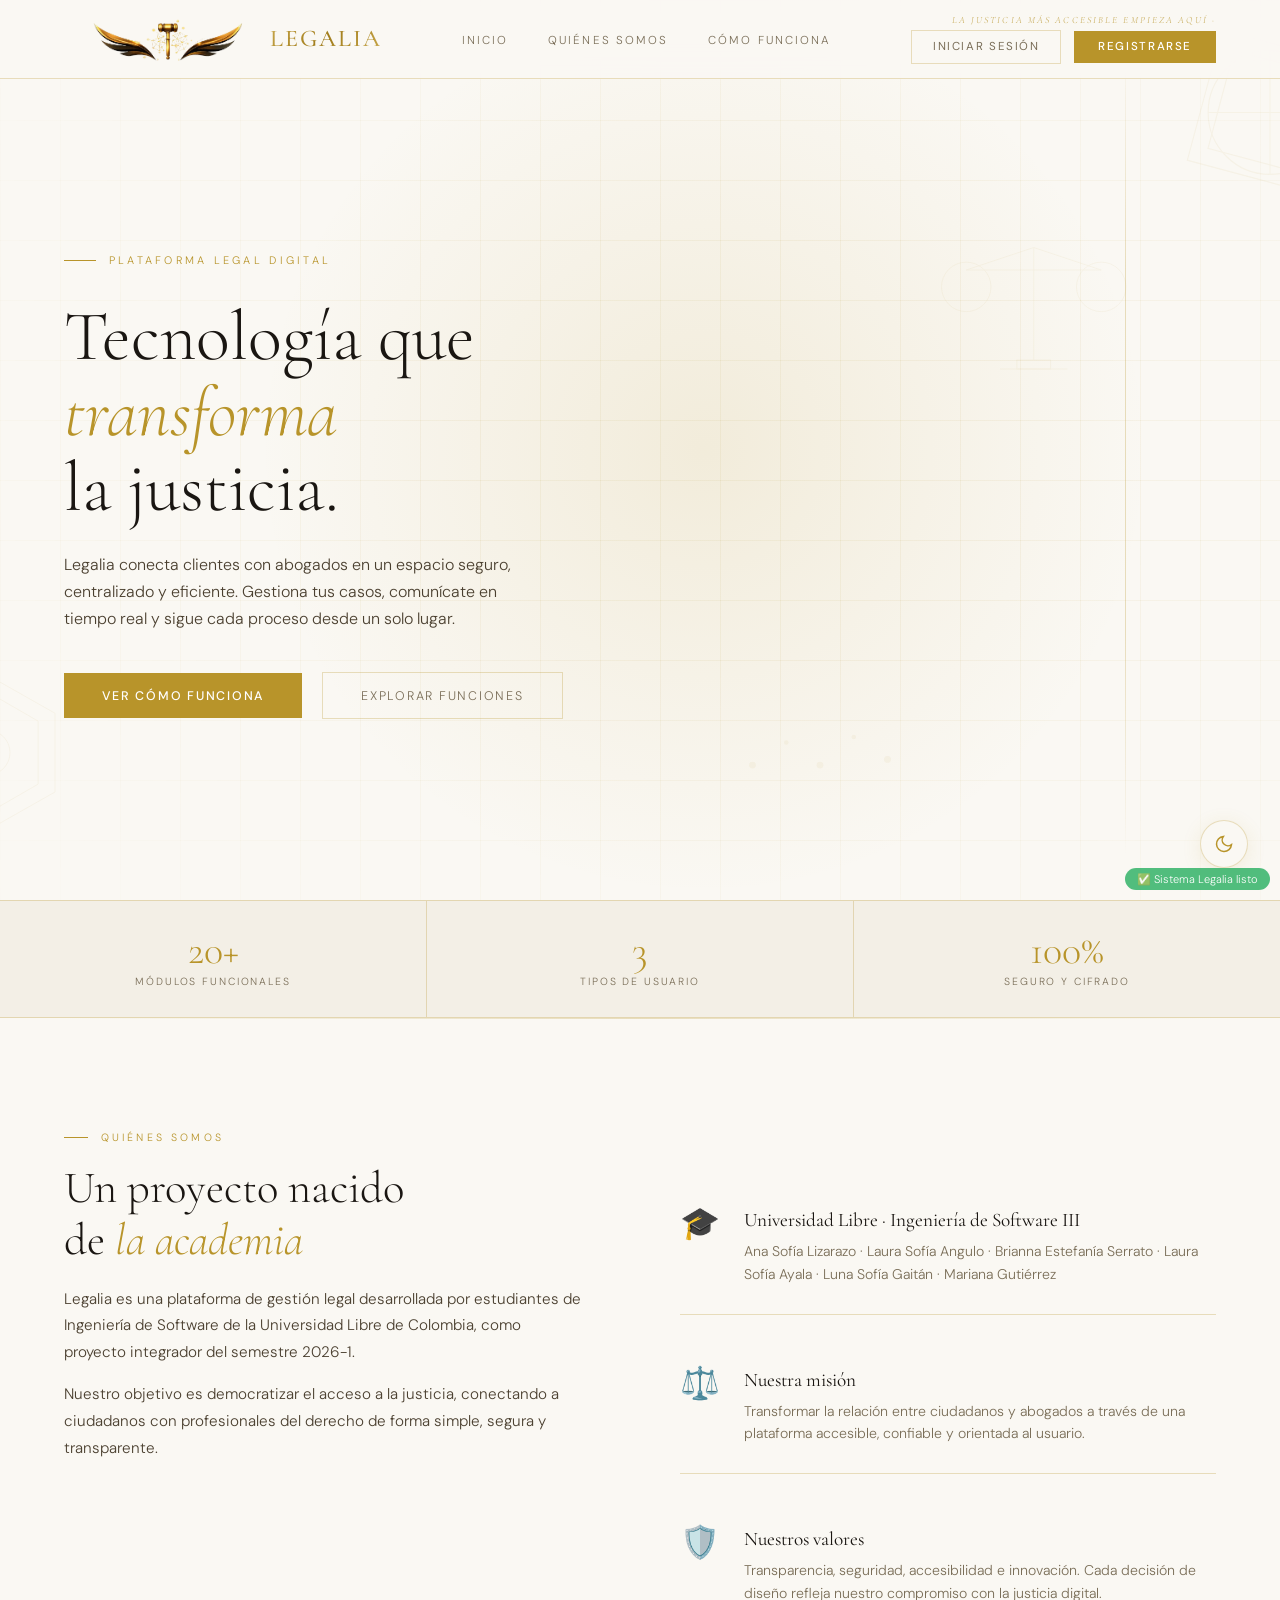
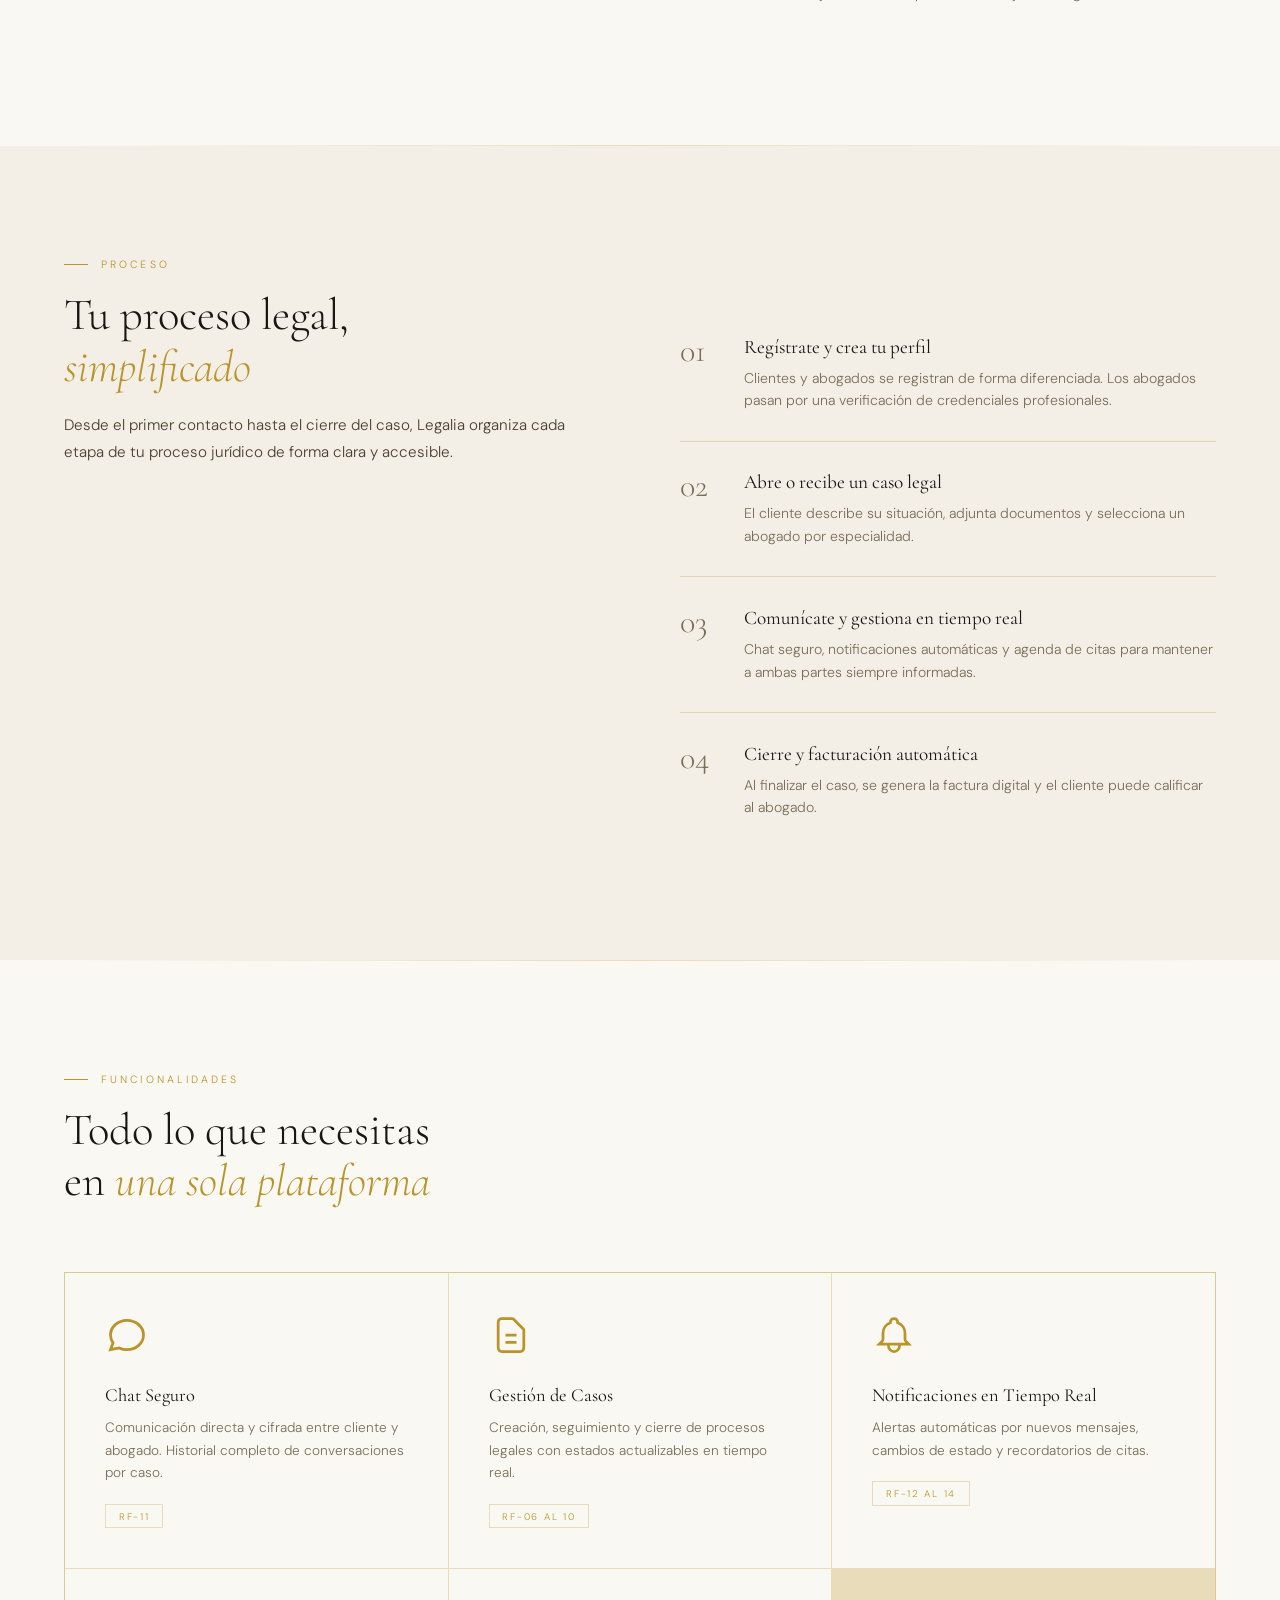
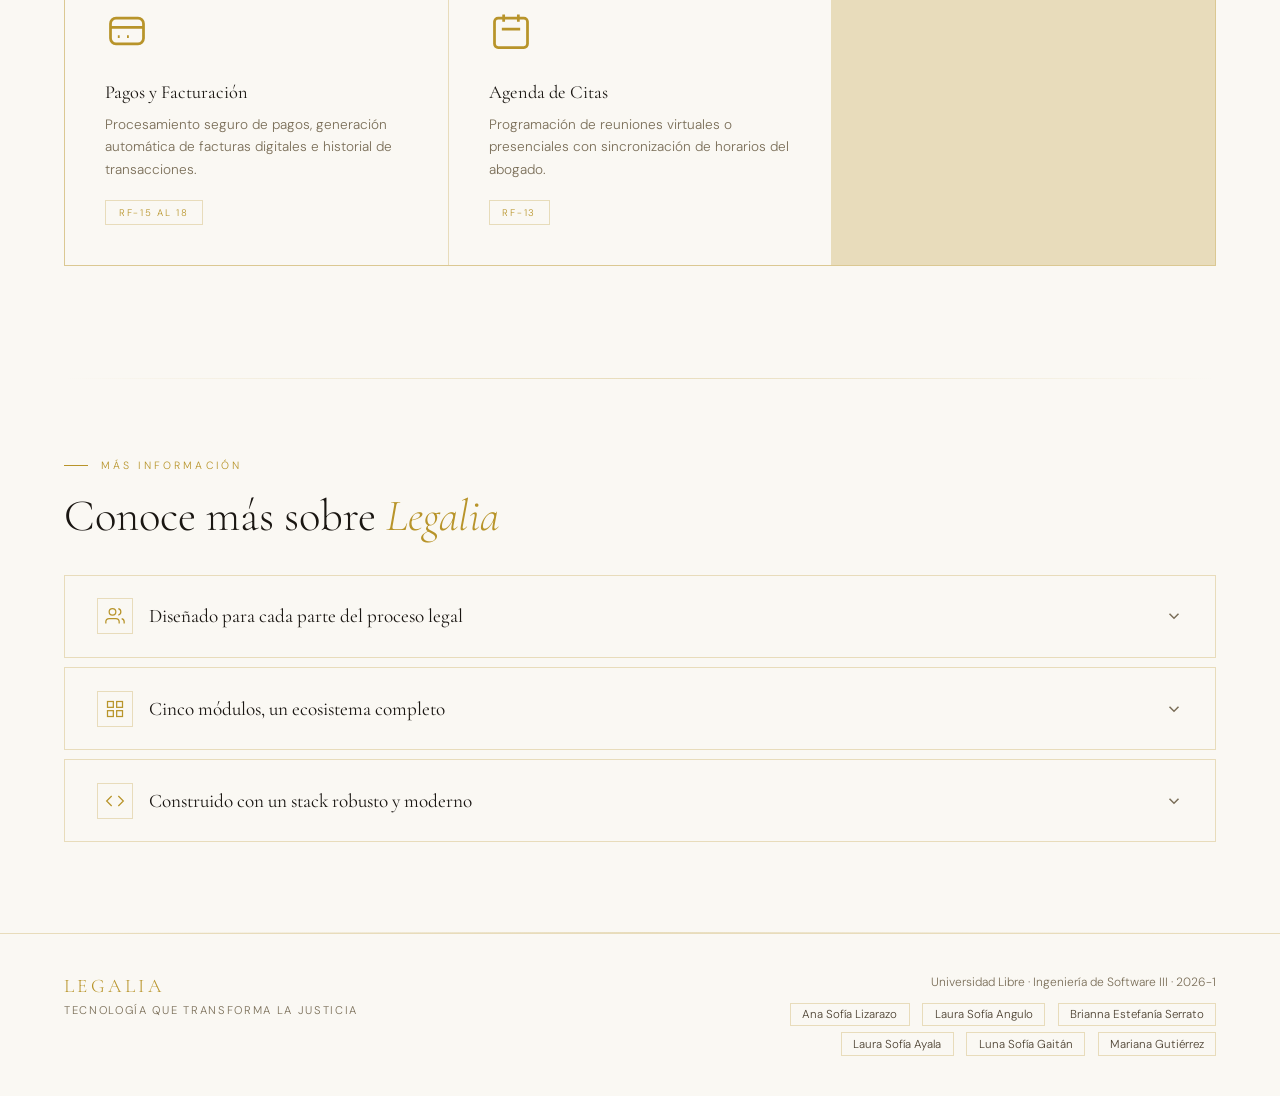
<file: index.html>
<!DOCTYPE html>
<html lang="es" data-theme="light">
<head>
  <meta charset="UTF-8"/>
  <meta name="viewport" content="width=device-width, initial-scale=1.0"/>
  <title>Legalia | Tecnología que transforma la justicia</title>
  <meta name="description" content="Legalia es una plataforma legal digital que conecta clientes con abogados. Gestión de casos, chat seguro, pagos integrados y seguimiento en tiempo real.">
  <meta name="keywords" content="abogados, plataforma legal, gestión de casos, justicia digital, asesoría legal">
  <meta name="author" content="Equipo Legalia - Universidad Libre">
  <meta property="og:title" content="Legalia - Tecnología que transforma la justicia">
  <meta property="og:description" content="Plataforma legal digital para clientes y abogados. Gestiona tus casos, comunícate en tiempo real.">
  <meta property="og:type" content="website">
  <link rel="icon" type="image/png" href="assets/images/logolegalia.png">
  <link href="https://fonts.googleapis.com/css2?family=Cormorant+Garamond:ital,wght@0,300;0,400;0,600;1,300;1,400&family=DM+Sans:ital,wght@0,300;0,400;0,500;1,300&display=swap" rel="stylesheet"/>
  <link rel="stylesheet" href="css/styles.css"/>
</head>
<body>

<nav>
  <a href="#" class="logo-container" style="text-decoration: none;">
    <div class="logo-icon">
      <img src="assets/images/logolegalia.png" alt="Legalia - Ir al inicio" style="height: 52px; width: auto; display: block;">
    </div>
    <span class="logo-legalia">LEGALIA</span>
  </a>

  <ul class="nav-links">
    <li><a href="#">Inicio</a></li>
    <li><a href="#quienes-somos">Quiénes somos</a></li>
    <li><a href="#como-funciona">Cómo funciona</a></li>
  </ul>

  <div class="nav-right">
    <span class="nav-frase">La justicia más accesible empieza aquí&nbsp;·</span>
    <div class="nav-actions">
      <button class="btn-ghost" onclick="openModal('login')">Iniciar sesión</button>
      <button class="btn-gold" onclick="openModal('register')">Registrarse</button>
    </div>
  </div>
</nav>

<section class="hero">
  <div class="hero-glow"></div>
  <div class="hero-grid"></div>
  <div class="hero-line-v"></div>
  <div class="deco-layer" aria-hidden="true">
    <svg width="100%" height="100%" viewBox="0 0 1400 800" preserveAspectRatio="xMidYMid slice" xmlns="http://www.w3.org/2000/svg">
      <g opacity="var(--deco-opacity)" stroke="var(--gold)" fill="none" stroke-width="1">
        <rect x="1200" y="40" width="120" height="120" transform="rotate(15 1260 100)"/>
        <rect x="1215" y="55" width="90" height="90" transform="rotate(15 1260 100)"/>
        <circle cx="1260" cy="100" r="55"/>
        <line x1="1205" y1="100" x2="1315" y2="100"/>
        <line x1="1260" y1="45" x2="1260" y2="155"/>
      </g>
      <g opacity="var(--deco-opacity)" stroke="var(--gold)" fill="none" stroke-width=".8" transform="translate(950,200)">
        <line x1="100" y1="20" x2="100" y2="120"/>
        <line x1="40" y1="40" x2="160" y2="40"/>
        <circle cx="40" cy="55" r="22"/>
        <circle cx="160" cy="55" r="22"/>
        <line x1="100" y1="20" x2="40" y2="40"/>
        <line x1="100" y1="20" x2="160" y2="40"/>
        <rect x="85" y="120" width="30" height="8"/>
        <line x1="70" y1="128" x2="130" y2="128"/>
      </g>
      <g opacity="var(--deco-opacity)" stroke="var(--gold)" fill="none" stroke-width=".8" transform="translate(60,600)">
        <polygon points="60,0 120,34 120,104 60,138 0,104 0,34"/>
        <polygon points="60,15 105,41 105,97 60,123 15,97 15,41"/>
        <circle cx="60" cy="69" r="20"/>
      </g>
      <g fill="var(--gold)" opacity="var(--deco-opacity)">
        <circle cx="800" cy="680" r="3"/>
        <circle cx="830" cy="660" r="2"/>
        <circle cx="860" cy="680" r="3"/>
        <circle cx="890" cy="655" r="2"/>
        <circle cx="920" cy="675" r="3"/>
      </g>
    </svg>
  </div>
  <div class="hero-inner">
    <div class="hero-content">
      <div class="eyebrow">Plataforma Legal Digital</div>
      <h1>Tecnología que<br/><em>transforma</em><br/>la justicia.</h1>
      <p class="hero-desc">Legalia conecta clientes con abogados en un espacio seguro, centralizado y eficiente. Gestiona tus casos, comunícate en tiempo real y sigue cada proceso desde un solo lugar.</p>
      <div class="hero-actions">
        <a href="#como-funciona" class="btn-primary">Ver cómo funciona</a>
        <a href="#funcionalidades" class="btn-outline">Explorar funciones</a>
      </div>
    </div>
  </div>
</section>

<div class="stats-strip">
  <div class="stat-item"><div class="stat-num">20+</div><div class="stat-label">Módulos funcionales</div></div>
  <div class="stat-item"><div class="stat-num">3</div><div class="stat-label">Tipos de usuario</div></div>
  <div class="stat-item"><div class="stat-num">100%</div><div class="stat-label">Seguro y cifrado</div></div>
</div>
<div class="divider"></div>

<section id="quienes-somos">
  <div class="how-inner reveal">
    <div>
      <div class="section-tag">Quiénes somos</div>
      <h2>Un proyecto nacido<br/>de <em>la academia</em></h2>
      <p class="section-desc">Legalia es una plataforma de gestión legal desarrollada por estudiantes de Ingeniería de Software de la Universidad Libre de Colombia, como proyecto integrador del semestre 2026-1.</p>
      <p class="section-desc" style="margin-top:1rem;">Nuestro objetivo es democratizar el acceso a la justicia, conectando a ciudadanos con profesionales del derecho de forma simple, segura y transparente.</p>
    </div>
    <div style="display:flex;flex-direction:column;gap:1.5rem;margin-top:3rem;">
      <div class="step" style="border-color:var(--gold-border);"><span class="step-num">🎓</span><div class="step-content"><h3>Universidad Libre · Ingeniería de Software III</h3><p>Ana Sofía Lizarazo · Laura Sofía Angulo · Brianna Estefanía Serrato · Laura Sofía Ayala · Luna Sofía Gaitán · Mariana Gutiérrez</p></div></div>
      <div class="step" style="border-color:var(--gold-border);"><span class="step-num">⚖️</span><div class="step-content"><h3>Nuestra misión</h3><p>Transformar la relación entre ciudadanos y abogados a través de una plataforma accesible, confiable y orientada al usuario.</p></div></div>
      <div class="step" style="border-color:var(--gold-border);"><span class="step-num">🛡️</span><div class="step-content"><h3>Nuestros valores</h3><p>Transparencia, seguridad, accesibilidad e innovación. Cada decisión de diseño refleja nuestro compromiso con la justicia digital.</p></div></div>
    </div>
  </div>
</section>
<div class="divider"></div>

<section class="how" id="como-funciona">
  <div class="how-inner">
    <div class="reveal"><div class="section-tag">Proceso</div><h2>Tu proceso legal,<br/><em>simplificado</em></h2><p class="section-desc">Desde el primer contacto hasta el cierre del caso, Legalia organiza cada etapa de tu proceso jurídico de forma clara y accesible.</p></div>
    <div class="how-steps reveal">
      <div class="step"><span class="step-num">01</span><div class="step-content"><h3>Regístrate y crea tu perfil</h3><p>Clientes y abogados se registran de forma diferenciada. Los abogados pasan por una verificación de credenciales profesionales.</p></div></div>
      <div class="step"><span class="step-num">02</span><div class="step-content"><h3>Abre o recibe un caso legal</h3><p>El cliente describe su situación, adjunta documentos y selecciona un abogado por especialidad.</p></div></div>
      <div class="step"><span class="step-num">03</span><div class="step-content"><h3>Comunícate y gestiona en tiempo real</h3><p>Chat seguro, notificaciones automáticas y agenda de citas para mantener a ambas partes siempre informadas.</p></div></div>
      <div class="step"><span class="step-num">04</span><div class="step-content"><h3>Cierre y facturación automática</h3><p>Al finalizar el caso, se genera la factura digital y el cliente puede calificar al abogado.</p></div></div>
    </div>
  </div>
</section>
<div class="divider"></div>

<section id="funcionalidades">
  <div class="reveal"><div class="section-tag">Funcionalidades</div><h2>Todo lo que necesitas<br/>en <em>una sola plataforma</em></h2></div>
  <div class="features-grid">
    <div class="feature-card reveal"><svg class="feature-icon" viewBox="0 0 24 24" fill="none" stroke="currentColor" stroke-width="1.5"><path d="M8 12h.01M12 12h.01M16 12h.01M21 12c0 4.418-4.03 8-9 8a9.863 9.863 0 01-4.255-.949L3 20l1.395-3.72C3.512 15.042 3 13.574 3 12c0-4.418 4.03-8 9-8s9 3.582 9 8z"/></svg><h3>Chat Seguro</h3><p>Comunicación directa y cifrada entre cliente y abogado. Historial completo de conversaciones por caso.</p><span class="feature-tag">RF-11</span></div>
    <div class="feature-card reveal"><svg class="feature-icon" viewBox="0 0 24 24" fill="none" stroke="currentColor" stroke-width="1.5"><path d="M9 12h6m-6 4h6m2 5H7a2 2 0 01-2-2V5a2 2 0 012-2h5.586a1 1 0 01.707.293l5.414 5.414a1 1 0 01.293.707V19a2 2 0 01-2 2z"/></svg><h3>Gestión de Casos</h3><p>Creación, seguimiento y cierre de procesos legales con estados actualizables en tiempo real.</p><span class="feature-tag">RF-06 al 10</span></div>
    <div class="feature-card reveal"><svg class="feature-icon" viewBox="0 0 24 24" fill="none" stroke="currentColor" stroke-width="1.5"><path d="M15 17h5l-1.405-1.405A2.032 2.032 0 0118 14.158V11a6.002 6.002 0 00-4-5.659V5a2 2 0 10-4 0v.341C7.67 6.165 6 8.388 6 11v3.159c0 .538-.214 1.055-.595 1.436L4 17h5m6 0v1a3 3 0 11-6 0v-1m6 0H9"/></svg><h3>Notificaciones en Tiempo Real</h3><p>Alertas automáticas por nuevos mensajes, cambios de estado y recordatorios de citas.</p><span class="feature-tag">RF-12 al 14</span></div>
    <div class="feature-card reveal"><svg class="feature-icon" viewBox="0 0 24 24" fill="none" stroke="currentColor" stroke-width="1.5"><path d="M3 10h18M7 15h1m4 0h1m-7 4h12a3 3 0 003-3V8a3 3 0 00-3-3H6a3 3 0 00-3 3v8a3 3 0 003 3z"/></svg><h3>Pagos y Facturación</h3><p>Procesamiento seguro de pagos, generación automática de facturas digitales e historial de transacciones.</p><span class="feature-tag">RF-15 al 18</span></div>
    <div class="feature-card reveal"><svg class="feature-icon" viewBox="0 0 24 24" fill="none" stroke="currentColor" stroke-width="1.5"><path d="M8 7V3m8 4V3m-9 8h10M5 21h14a2 2 0 002-2V7a2 2 0 00-2-2H5a2 2 0 00-2 2v12a2 2 0 002 2z"/></svg><h3>Agenda de Citas</h3><p>Programación de reuniones virtuales o presenciales con sincronización de horarios del abogado.</p><span class="feature-tag">RF-13</span></div>
    <div class="feature-card reveal"><svg class="feature-icon" viewBox="0 0 24 24" fill="none" stroke="currentColor" stroke-width="1.5"><path d="M9 19v-6a2 2 0 00-2-2H5a2 2 0 00-2 2v6a2 2 0 002 2h2a2 2 0 002-2zm0 0V9a2 2 0 012-2h2a2 2 0 012 2v10m-6 0a2 2 0 002 2h2a2 2 0 002-2m0 0V5a2 2 0 012-2h2a2 2 0 012 2v14a2 2 0 01-2 2h-2a2 2 0 01-2-2z"/></svg><h3>Panel de Administración</h3><p>Gestión centralizada de usuarios, casos, estadísticas de uso y control total de la plataforma.</p><span class="feature-tag">RF-19 al 20</span></div>
  </div>
</section>
<div class="divider"></div>

<section id="mas-info" style="padding:5rem 5vw;">
  <div class="reveal" style="margin-bottom:2rem;"><div class="section-tag">Más información</div><h2>Conoce más sobre <em>Legalia</em></h2></div>
  <div class="accordion reveal">
    <div class="accordion-item">
      <button class="accordion-btn" onclick="toggleAccordion(this)">
        <span class="accordion-label"><span class="accordion-icon-wrap"><svg width="20" height="20" viewBox="0 0 24 24" fill="none" stroke="currentColor" stroke-width="1.5"><path d="M17 21v-2a4 4 0 00-4-4H5a4 4 0 00-4 4v2"/><circle cx="9" cy="7" r="4"/><path d="M23 21v-2a4 4 0 00-3-3.87M16 3.13a4 4 0 010 7.75"/></svg></span>Diseñado para cada parte del proceso legal</span>
        <svg class="accordion-chevron" width="18" height="18" viewBox="0 0 24 24" fill="none" stroke="currentColor" stroke-width="2"><polyline points="6 9 12 15 18 9"/></svg>
      </button>
      <div class="accordion-body">
        <div class="roles-grid" style="margin-top:1.5rem;">
          <div class="role-card"><span class="role-badge">Cliente</span><h3>Para quien necesita asesoría</h3><ul class="role-list"><li>Registrarse y crear un perfil personal</li><li>Buscar abogados por especialidad o ubicación</li><li>Abrir y hacer seguimiento de casos legales</li><li>Comunicarse directamente con su abogado</li><li>Programar citas y gestionar documentos</li><li>Realizar pagos y consultar historial de facturas</li><li>Calificar al abogado al cerrar el caso</li></ul></div>
          <div class="role-card"><span class="role-badge">Abogado</span><h3>Para quien brinda el servicio</h3><ul class="role-list"><li>Registrarse con verificación de credenciales</li><li>Gestionar su portafolio de casos activos</li><li>Actualizar el estado y avances del proceso</li><li>Comunicarse de forma segura con clientes</li><li>Gestionar agenda de citas y disponibilidad</li><li>Subir y organizar documentos del expediente</li><li>Generar reportes detallados por caso</li></ul></div>
          <div class="role-card"><span class="role-badge">Administrador</span><h3>Para quien gestiona la plataforma</h3><ul class="role-list"><li>Verificar y activar cuentas de abogados</li><li>Supervisar todos los casos registrados</li><li>Gestionar usuarios y controlar accesos</li><li>Generar estadísticas de uso de la plataforma</li><li>Monitorear transacciones y facturación</li><li>Administrar reportes generales del sistema</li></ul></div>
        </div>
      </div>
    </div>
    <div class="accordion-item">
      <button class="accordion-btn" onclick="toggleAccordion(this)">
        <span class="accordion-label"><span class="accordion-icon-wrap"><svg width="20" height="20" viewBox="0 0 24 24" fill="none" stroke="currentColor" stroke-width="1.5"><rect x="3" y="3" width="7" height="7"/><rect x="14" y="3" width="7" height="7"/><rect x="3" y="14" width="7" height="7"/><rect x="14" y="14" width="7" height="7"/></svg></span>Cinco módulos, un ecosistema completo</span>
        <svg class="accordion-chevron" width="18" height="18" viewBox="0 0 24 24" fill="none" stroke="currentColor" stroke-width="2"><polyline points="6 9 12 15 18 9"/></svg>
      </button>
      <div class="accordion-body">
        <div class="modules-grid" style="margin-top:1.5rem;">
          <div class="module-item"><div class="module-num">01</div><div class="module-name">Gestión de Usuarios</div></div>
          <div class="module-item"><div class="module-num">02</div><div class="module-name">Casos y Procesos Legales</div></div>
          <div class="module-item"><div class="module-num">03</div><div class="module-name">Comunicación y Notificaciones</div></div>
          <div class="module-item"><div class="module-num">04</div><div class="module-name">Pagos y Facturación</div></div>
          <div class="module-item"><div class="module-num">05</div><div class="module-name">Administración del Sistema</div></div>
        </div>
      </div>
    </div>
    <div class="accordion-item">
      <button class="accordion-btn" onclick="toggleAccordion(this)">
        <span class="accordion-label"><span class="accordion-icon-wrap"><svg width="20" height="20" viewBox="0 0 24 24" fill="none" stroke="currentColor" stroke-width="1.5"><polyline points="16 18 22 12 16 6"/><polyline points="8 6 2 12 8 18"/></svg></span>Construido con un stack robusto y moderno</span>
        <svg class="accordion-chevron" width="18" height="18" viewBox="0 0 24 24" fill="none" stroke="currentColor" stroke-width="2"><polyline points="6 9 12 15 18 9"/></svg>
      </button>
      <div class="accordion-body">
        <p style="font-size:.9rem;color:var(--text-muted);margin:1.2rem 0 1.5rem;line-height:1.7;">Arquitectura de tres capas: presentación, lógica de negocio y datos. Escalable, seguro y mantenible.</p>
        <table class="stack-table">
          <thead><tr><th>Componente</th><th>Tecnología</th><th>Función</th></tr></thead>
          <tbody>
            <tr><td>Lenguaje de programación</td><td>Python</td><td>Lógica del sistema y procesamiento del servidor</td></tr>
            <tr><td>Framework Backend</td><td>Flask</td><td>Rutas, autenticación y lógica de negocio</td></tr>
            <tr><td>Frontend</td><td>HTML · CSS · JavaScript</td><td>Interfaz de usuario accesible y responsiva</td></tr>
            <tr><td>Base de Datos</td><td>PostgreSQL / MySQL</td><td>Almacenamiento seguro de información legal</td></tr>
            <tr><td>Control de Versiones</td><td>Git + GitHub</td><td>Trabajo colaborativo y seguimiento de cambios</td></tr>
            <tr><td>Editor de Código</td><td>Visual Studio Code</td><td>Entorno de desarrollo integrado</td></tr>
            <tr><td>Pasarela de Pagos</td><td>API de pagos</td><td>Procesamiento seguro de transacciones</td></tr>
            <tr><td>Notificaciones</td><td>Servicios de correo</td><td>Alertas, recordatorios y confirmaciones</td></tr>
          </tbody>
        </table>
      </div>
    </div>
  </div>
</section>
<div class="divider"></div>

<footer>
  <div class="footer-left">
    <a href="#" style="text-decoration: none;">
      <div class="footer-logo">LEGALIA</div>
      <div class="footer-slogan">Tecnología que transforma la justicia</div>
    </a>
  </div>
  <div class="footer-center">
    <div class="footer-uni">Universidad Libre · Ingeniería de Software III · 2026-1</div>
    <div class="footer-team"><span>Ana Sofía Lizarazo</span><span>Laura Sofía Angulo</span><span>Brianna Estefanía Serrato</span><span>Laura Sofía Ayala</span><span>Luna Sofía Gaitán</span><span>Mariana Gutiérrez</span></div>
  </div>
</footer>

<!-- MODALES -->
<div class="modal-overlay" id="loginModal">
  <div class="modal">
    <button class="modal-close" onclick="closeModal('loginModal')">✕</button>
    <div class="modal-tag">¿Cómo quieres ingresar a Legalia?</div>
    <h2>Iniciar sesión</h2>
    <p class="modal-sub">Accede a tu cuenta de Legalia para continuar.</p>
    <div class="modal-tabs">
      <button class="modal-tab active" onclick="setLoginType('cliente',this)">Cliente</button>
      <button class="modal-tab" onclick="setLoginType('abogado',this)">Abogado</button>
      <button class="modal-tab" onclick="setLoginType('admin',this)">Administrador</button>
    </div>
    <div class="form-field"><label>Correo electrónico</label><input type="email" id="loginEmail" placeholder="tucorreo@ejemplo.com"/></div>
    <div class="form-field"><label>Contraseña</label><input type="password" id="loginPassword" placeholder="••••••••"/></div>
    <div style="text-align:right;margin-bottom:.5rem;"><button style="background:none;border:none;font-size:.78rem;color:var(--gold);cursor:pointer;font-family:inherit;">¿Olvidaste tu contraseña?</button></div>
    <button class="modal-submit" onclick="doLogin()">Iniciar sesión</button>
    <p class="modal-footer-text">¿No tienes cuenta? <button onclick="closeModal('loginModal');openModal('register')">Regístrate aquí</button></p>
  </div>
</div>

<div class="modal-overlay" id="registerModal">
  <div class="modal">
    <button class="modal-close" onclick="closeModal('registerModal')">✕</button>
    <div class="modal-tag">Crea tu cuenta</div>
    <h2>Registrarse</h2>
    <p class="modal-sub">Únete a Legalia y transforma tu acceso a la justicia.</p>
    <div class="user-type-selector">
      <button class="user-type-btn active" id="reg-cliente" onclick="setRegType('cliente')">Cliente</button>
      <button class="user-type-btn" id="reg-abogado" onclick="setRegType('abogado')">Abogado</button>
    </div>
    <div class="form-row">
      <div class="form-field"><label>Nombre</label><input type="text" id="regNombre" placeholder="Tu nombre"/></div>
      <div class="form-field"><label>Apellido</label><input type="text" id="regApellido" placeholder="Tu apellido"/></div>
    </div>
    <div class="form-field"><label>Correo electrónico</label><input type="email" id="regEmail" placeholder="tucorreo@ejemplo.com"/></div>
    <div class="form-field"><label>Contraseña</label><input type="password" id="regPassword" placeholder="Mínimo 8 caracteres"/></div>
    <div id="lawyer-fields" style="display:none;">
      <div class="form-field"><label>Tarjeta profesional</label><input type="text" id="regTarjeta" placeholder="Número de tarjeta profesional"/></div>
      <div class="form-field"><label>Especialidad</label><select id="regEspecialidad"><option value="">Selecciona tu especialidad</option><option>Derecho Civil</option><option>Derecho Penal</option><option>Derecho Laboral</option><option>Derecho Comercial</option><option>Derecho de Familia</option><option>Derecho Administrativo</option></select></div>
    </div>
    <button class="modal-submit" onclick="doRegister()">Crear cuenta</button>
    <p class="modal-footer-text">¿Ya tienes cuenta? <button onclick="closeModal('registerModal');openModal('login')">Inicia sesión</button></p>
  </div>
</div>

<button class="theme-toggle-float" id="themeToggle" title="Cambiar tema">
  <svg class="icon-sun" viewBox="0 0 24 24" fill="none" stroke="currentColor" stroke-width="1.8"><circle cx="12" cy="12" r="5"/><path d="M12 2v2M12 20v2M4.22 4.22l1.42 1.42M18.36 18.36l1.42 1.42M2 12h2M20 12h2M4.22 19.78l1.42-1.42M18.36 5.64l1.42-1.42"/></svg>
  <svg class="icon-moon" viewBox="0 0 24 24" fill="none" stroke="currentColor" stroke-width="1.8"><path d="M21 12.79A9 9 0 1111.21 3a7 7 0 009.79 9.79z"/></svg>
</button>

<div class="modal-overlay" id="dashboardOverlay" style="align-items:flex-start;padding:0;">
  <div style="width:100%;min-height:100vh;background:var(--bg);overflow-y:auto;">
    <div style="display:flex;align-items:center;justify-content:space-between;padding:1rem 5vw;border-bottom:1px solid var(--gold-border);background:var(--nav-bg);backdrop-filter:blur(18px);position:sticky;top:0;z-index:10;">
      <div style="display:flex;align-items:center;gap:1rem;">
        <span style="font-family:'Cormorant Garamond',serif;font-size:1.4rem;color:var(--gold);letter-spacing:.2em;">LEGALIA</span>
        <span id="dash-badge" style="font-size:.62rem;letter-spacing:.15em;text-transform:uppercase;color:#fff;padding:.25rem .75rem;border-radius:2px;">Cliente</span>
      </div>
      <div style="display:flex;align-items:center;gap:1.5rem;">
        <span style="font-size:.8rem;color:var(--text-muted);">Hola, <strong id="dash-name" style="color:var(--text);"></strong></span>
        <button onclick="closeDashboard()" style="background:none;border:1px solid var(--gold-border);color:var(--text-muted);cursor:pointer;padding:.4rem 1rem;font-family:'DM Sans',sans-serif;font-size:.72rem;letter-spacing:.12em;text-transform:uppercase;">Cerrar sesión</button>
      </div>
    </div>
    <div style="padding:4rem 5vw 2rem;border-bottom:1px solid var(--gold-border);">
      <div style="font-size:.66rem;letter-spacing:.3em;text-transform:uppercase;color:var(--gold);display:flex;align-items:center;gap:.8rem;margin-bottom:1rem;">
        <span style="display:block;width:24px;height:1px;background:var(--gold);"></span>Tu espacio en Legalia
      </div>
      <h2 id="dash-welcome" style="font-family:'Cormorant Garamond',serif;font-size:clamp(1.8rem,3vw,2.8rem);font-weight:300;color:var(--white);margin-bottom:.8rem;"></h2>
      <p id="dash-desc" style="font-size:.95rem;color:var(--text-muted);max-width:560px;line-height:1.7;"></p>
    </div>
    <div style="padding:3rem 5vw 5rem;">
      <div id="dash-grid" style="display:grid;grid-template-columns:repeat(auto-fill,minmax(280px,1fr));gap:1.5rem;"></div>
    </div>
  </div>
</div>

<div id="chatOverlay" style="display:none;position:fixed;inset:0;z-index:2000;background:var(--bg);flex-direction:column;">
  <div id="chat-header" style="display:flex;align-items:center;justify-content:space-between;padding:.9rem 1.5rem;border-bottom:1px solid var(--gold-border);background:var(--nav-bg);backdrop-filter:blur(18px);flex-shrink:0;">
    <div style="display:flex;align-items:center;gap:1rem;">
      <button onclick="closeChat()" style="background:none;border:none;color:var(--gold);cursor:pointer;font-size:1.1rem;">←</button>
      <div id="chat-avatar" style="width:38px;height:38px;border-radius:50%;background:var(--gold-dim);border:1px solid var(--gold-border);display:flex;align-items:center;justify-content:center;font-size:1.1rem;">🤖</div>
      <div>
        <div id="chat-who" style="font-family:'Cormorant Garamond',serif;font-size:1rem;font-weight:400;color:var(--text);">Asistente Legal Legalia</div>
        <div id="chat-status" style="font-size:.68rem;letter-spacing:.1em;color:var(--gold);text-transform:uppercase;">● En línea · Respuesta automática</div>
      </div>
    </div>
    <div id="chat-assign-badge" style="display:none;font-size:.65rem;letter-spacing:.15em;text-transform:uppercase;padding:.3rem .9rem;background:var(--gold-dim);border:1px solid var(--gold-border);color:var(--gold);">Abogado asignado</div>
  </div>
  <div id="chat-messages" style="flex:1;overflow-y:auto;padding:1.5rem;display:flex;flex-direction:column;gap:1rem;"></div>
  <div id="chat-typing" style="display:none;padding:.3rem 1.5rem 0;font-size:.78rem;color:var(--text-muted);font-style:italic;"></div>
  <div style="padding:1rem 1.5rem;border-top:1px solid var(--gold-border);background:var(--bg2);display:flex;gap:.8rem;align-items:flex-end;">
    <textarea id="chat-input" placeholder="Escribe tu mensaje…" rows="1" style="flex:1;background:var(--bg);border:1px solid var(--gold-border);color:var(--text);font-family:'DM Sans',sans-serif;font-size:.9rem;padding:.7rem 1rem;resize:none;outline:none;max-height:120px;line-height:1.5;"></textarea>
    <button onclick="sendMsg()" style="background:var(--gold);color:#fff;border:none;padding:.7rem 1.3rem;cursor:pointer;font-family:'DM Sans',sans-serif;font-size:.78rem;letter-spacing:.12em;text-transform:uppercase;">Enviar</button>
  </div>
</div>

<script src="js/utils.js"></script>
<script src="js/database.js"></script>
<script src="js/main.js"></script>
<script src="js/auth.js"></script>
<script src="js/dashboard.js"></script>
<script src="js/chat.js"></script>

<script>
  async function inicializarSistema() {
    console.log('📦 Inicializando Legalia...');
    
    let intentos = 0;
    while (!window.db && intentos < 20) {
      await new Promise(r => setTimeout(r, 100));
      intentos++;
    }
    
    if (!window.db || !window.db.iniciar) {
      console.error('❌ Error: window.db no está disponible');
      const errorMsg = document.createElement('div');
      errorMsg.textContent = '⚠️ Error al conectar con la base de datos. Recarga la página.';
      errorMsg.style.cssText = 'position:fixed;top:0;left:0;right:0;background:#c62828;color:white;text-align:center;padding:10px;z-index:10000';
      document.body.appendChild(errorMsg);
      return;
    }
    
    try {
      await window.db.iniciar();
      console.log('✅ Base de datos lista');
      const indicator = document.createElement('div');
      indicator.textContent = '✅ Sistema Legalia listo';
      indicator.style.cssText = 'position:fixed;bottom:10px;right:10px;background:#27ae60;color:white;padding:4px 12px;border-radius:20px;font-size:11px;z-index:9999;opacity:0.8';
      document.body.appendChild(indicator);
      setTimeout(() => indicator.remove(), 3000);
    } catch (error) {
      console.error('❌ Error al inicializar:', error);
    }
  }
  
  document.addEventListener('DOMContentLoaded', inicializarSistema);
</script>
</body>
</html>
</file>
<file: css/styles.css>
*,*::before,*::after{box-sizing:border-box;margin:0;padding:0}
:root,[data-theme="light"]{--bg:#faf8f3;--bg2:#f3efe6;--bg3:#ede8db;--gold:#b8942a;--gold2:#d4aa3a;--gold-dim:rgba(184,148,42,0.10);--gold-border:rgba(184,148,42,0.28);--text:#1a1612;--text-muted:#7a6e58;--text-mid:#4a3f2f;--white:#1a1612;--nav-bg:rgba(250,248,243,0.90);--card-bg:#faf8f3;--card-hover:#f3efe6;--shadow:rgba(184,148,42,0.12);--hero-glow:rgba(184,148,42,0.12);--grid-line:rgba(184,148,42,0.07);--deco-opacity:0.06;--scrollbar-bg:#f3efe6;--success:#2e7d32;--success-bg:rgba(46,125,50,0.1);--error:#c62828;--error-bg:rgba(198,40,40,0.1);--warning:#ed6c02;--warning-bg:rgba(237,108,2,0.1)}
[data-theme="dark"]{--bg:#0e0c09;--bg2:#151210;--bg3:#1c1812;--gold:#c9a84c;--gold2:#e2c272;--gold-dim:rgba(201,168,76,0.15);--gold-border:rgba(201,168,76,0.25);--text:#f0e8d8;--text-muted:#8a7e68;--text-mid:#c4b89a;--white:#fdf8ef;--nav-bg:rgba(14,12,9,0.88);--card-bg:#0e0c09;--card-hover:#1c1812;--shadow:rgba(0,0,0,0.4);--hero-glow:rgba(201,168,76,0.08);--grid-line:rgba(201,168,76,0.04);--deco-opacity:0.055;--scrollbar-bg:#0e0c09;--success:#4caf50;--success-bg:rgba(76,175,80,0.15);--error:#f44336;--error-bg:rgba(244,67,54,0.15);--warning:#ff9800;--warning-bg:rgba(255,152,0,0.15)}
html{scroll-behavior:smooth}
body{background:var(--bg);color:var(--text);font-family:'DM Sans',sans-serif;font-weight:300;overflow-x:hidden;transition:background .4s ease,color .4s ease}
::-webkit-scrollbar{width:4px}::-webkit-scrollbar-track{background:var(--scrollbar-bg)}::-webkit-scrollbar-thumb{background:var(--gold-border);border-radius:2px}
.icon-sun{display:none}.icon-moon{display:block}[data-theme="dark"] .icon-sun{display:block}[data-theme="dark"] .icon-moon{display:none}
nav{position:fixed;top:0;left:0;right:0;z-index:100;display:flex;align-items:center;justify-content:space-between;padding:0.8rem 5vw;background:var(--nav-bg);backdrop-filter:blur(18px);border-bottom:1px solid var(--gold-border);animation:fadeDown .7s ease both;transition:background .4s ease,border-color .4s ease}
.logo-container{display:flex;align-items:center;gap:0;text-decoration:none;cursor:pointer;transition:opacity .3s ease}
.logo-container:hover{opacity:0.85}
.logo-icon{display:flex;align-items:center;margin:0;padding:0}
.logo-icon img{height:52px;width:auto;display:block;margin:0;padding:0;background:transparent;mix-blend-mode:multiply;transition:all .3s ease}
[data-theme="light"] .logo-icon img{mix-blend-mode:multiply}
[data-theme="dark"] .logo-icon img{mix-blend-mode:screen;filter:brightness(3.5) contrast(1.0)}
.logo-legalia{font-family:'Cormorant Garamond',Georgia,serif;font-size:1.5rem;font-weight:500;letter-spacing:2px;margin:0;padding:0;margin-left:-2px;background:linear-gradient(135deg,#d4af37 0%,#b8942a 40%,#8b6914 60%,#d4af37 100%);-webkit-background-clip:text;background-clip:text;color:transparent;transition:all .3s ease}
.logo-container:hover .logo-legalia{letter-spacing:3px}
[data-theme="dark"] .logo-legalia{background:linear-gradient(135deg,#f2d86a 0%,#d4af37 40%,#b8942a 70%,#f2d86a 100%);-webkit-background-clip:text;background-clip:text;text-shadow:0 0 8px rgba(212,175,55,.4)}
[data-theme="light"] .logo-legalia{background:linear-gradient(135deg,#c9a84c 0%,#a07c1a 50%,#c9a84c 100%);-webkit-background-clip:text;background-clip:text}
.nav-right{display:flex;flex-direction:column;align-items:flex-end;gap:0.25rem}
.nav-frase{font-size:.6rem;letter-spacing:.22em;text-transform:uppercase;color:var(--gold);opacity:.85;font-family:'Cormorant Garamond',serif;font-style:italic;white-space:nowrap}
.nav-actions{display:flex;gap:.8rem;align-items:center}
.nav-links{display:flex;gap:2.5rem;list-style:none}
.nav-links a{font-size:.72rem;letter-spacing:.18em;text-transform:uppercase;color:var(--text-muted);text-decoration:none;transition:color .3s}
.nav-links a:hover{color:var(--gold)}
.btn-ghost{font-size:.72rem;letter-spacing:.14em;text-transform:uppercase;padding:.52rem 1.3rem;border:1px solid var(--gold-border);color:var(--text-muted);text-decoration:none;transition:all .3s;cursor:pointer;background:none;font-family:'DM Sans',sans-serif}
.btn-ghost:hover{border-color:var(--gold);color:var(--gold)}
.btn-gold{font-size:.72rem;letter-spacing:.14em;text-transform:uppercase;padding:.52rem 1.5rem;background:var(--gold);color:#fff;text-decoration:none;transition:all .3s;cursor:pointer;border:none;font-family:'DM Sans',sans-serif;font-weight:500}
.btn-gold:hover{background:var(--gold2)}
.deco-layer{position:absolute;inset:0;pointer-events:none;overflow:hidden}
.hero{min-height:100vh;display:flex;align-items:center;padding:9rem 5vw 5rem;position:relative;overflow:hidden}
.hero-glow{position:absolute;width:900px;height:900px;border-radius:50%;background:radial-gradient(circle,var(--hero-glow) 0%,transparent 70%);top:50%;left:55%;transform:translate(-50%,-50%);pointer-events:none;transition:background .4s}
.hero-grid{position:absolute;inset:0;background-image:linear-gradient(var(--grid-line) 1px,transparent 1px),linear-gradient(90deg,var(--grid-line) 1px,transparent 1px);background-size:60px 60px;mask-image:radial-gradient(ellipse 80% 80% at 60% 50%,black 30%,transparent 100%);transition:background-image .4s}
.hero-line-v{position:absolute;right:12%;top:0;bottom:0;width:1px;background:linear-gradient(to bottom,transparent 5%,var(--gold-border) 30%,var(--gold-border) 70%,transparent 95%);animation:lineGrow 1.4s ease .4s both;transition:background .4s}
.hero-inner{position:relative;width:100%;display:flex;flex-direction:column;gap:3.5rem}
.hero-content{max-width:600px}
.eyebrow{display:inline-flex;align-items:center;gap:.8rem;font-size:.68rem;letter-spacing:.3em;text-transform:uppercase;color:var(--gold);margin-bottom:2rem;animation:fadeUp .7s ease .2s both}
.eyebrow::before{content:'';display:block;width:32px;height:1px;background:var(--gold)}
h1{font-family:'Cormorant Garamond',serif;font-size:clamp(3rem,5.5vw,5rem);font-weight:300;line-height:1.07;color:var(--white);margin-bottom:1.6rem;animation:fadeUp .7s ease .35s both;transition:color .4s}
h1 em{font-style:italic;color:var(--gold)}
.hero-desc{font-size:1rem;line-height:1.7;color:var(--text-mid);max-width:480px;margin-bottom:2.5rem;animation:fadeUp .7s ease .5s both;transition:color .4s}
.hero-actions{display:flex;align-items:center;gap:1.2rem;animation:fadeUp .7s ease .65s both;flex-wrap:wrap}
.stats-strip{display:flex;border-top:1px solid var(--gold-border);border-bottom:1px solid var(--gold-border);background:var(--bg2);transition:background .4s,border-color .4s;animation:fadeUp .7s ease .8s both}
.stat-item{flex:1;padding:1.8rem 2rem;text-align:center;border-right:1px solid var(--gold-border);transition:background .3s,border-color .4s}
.stat-item:last-child{border-right:none}
.stat-item:hover{background:var(--gold-dim)}
.stat-num{font-family:'Cormorant Garamond',serif;font-size:2.5rem;font-weight:300;color:var(--gold);line-height:1}
.stat-label{font-size:.65rem;letter-spacing:.18em;text-transform:uppercase;color:var(--text-muted);margin-top:.35rem;transition:color .4s}
section{padding:7rem 5vw}
.section-tag{font-size:.66rem;letter-spacing:.3em;text-transform:uppercase;color:var(--gold);margin-bottom:1.2rem;display:flex;align-items:center;gap:.8rem}
.section-tag::before{content:'';display:block;width:24px;height:1px;background:var(--gold)}
h2{font-family:'Cormorant Garamond',serif;font-size:clamp(2rem,3.5vw,3.2rem);font-weight:300;line-height:1.15;color:var(--white);margin-bottom:1.2rem;transition:color .4s}
h2 em{font-style:italic;color:var(--gold)}
.section-desc{font-size:.95rem;line-height:1.75;color:var(--text-mid);max-width:520px;transition:color .4s}
.divider{height:1px;background:linear-gradient(to right,transparent,var(--gold-border),transparent);margin:0 5vw;transition:background .4s}
.how{background:var(--bg2);transition:background .4s}
.how-inner{display:grid;grid-template-columns:1fr 1fr;gap:5rem;align-items:start}
.how-steps{margin-top:3rem}
.step{display:flex;gap:1.5rem;padding:1.8rem 0;border-bottom:1px solid var(--gold-border);transition:all .3s}
.step:last-child{border-bottom:none}
.step:hover .step-num{color:var(--gold)}
.step-num{font-family:'Cormorant Garamond',serif;font-size:2rem;font-weight:300;color:var(--text-muted);line-height:1;min-width:2.5rem;transition:color .3s}
.step-content h3{font-family:'Cormorant Garamond',serif;font-size:1.2rem;font-weight:400;color:var(--text);margin-bottom:.5rem;transition:color .4s}
.step-content p{font-size:.88rem;line-height:1.6;color:var(--text-muted);transition:color .4s}
.features-grid{display:grid;grid-template-columns:repeat(3,1fr);gap:1px;background:var(--gold-border);border:1px solid var(--gold-border);margin-top:4rem;transition:background .4s,border-color .4s}
.feature-card{background:var(--card-bg);padding:2.5rem;transition:background .3s,transform .3s;position:relative;overflow:hidden}
.feature-card:hover{background:var(--card-hover);transform:translateY(-4px)}
.feature-card:hover .feature-icon{transform:scale(1.1)}
.feature-icon{width:44px;height:44px;margin-bottom:1.4rem;color:var(--gold);transition:transform .3s}
.feature-card h3{font-family:'Cormorant Garamond',serif;font-size:1.15rem;font-weight:400;color:var(--text);margin-bottom:.7rem;transition:color .4s}
.feature-card p{font-size:.85rem;line-height:1.65;color:var(--text-muted);transition:color .4s}
.feature-tag{display:inline-block;font-size:.6rem;letter-spacing:.18em;text-transform:uppercase;padding:.3rem .8rem;border:1px solid var(--gold-border);color:var(--gold);margin-top:1.2rem}
.roles-grid{display:grid;grid-template-columns:repeat(3,1fr);gap:2rem}
.role-card{border:1px solid var(--gold-border);padding:2.5rem;position:relative;transition:border-color .3s,transform .3s,background .4s;cursor:default;background:var(--card-bg)}
.role-card:hover{border-color:var(--gold);transform:translateY(-4px)}
.role-badge{font-size:.62rem;letter-spacing:.2em;text-transform:uppercase;color:#fff;background:var(--gold);padding:.3rem .9rem;margin-bottom:1.5rem;display:inline-block}
.role-card h3{font-family:'Cormorant Garamond',serif;font-size:1.5rem;font-weight:300;color:var(--white);margin-bottom:1rem;transition:color .4s}
.role-list{list-style:none}
.role-list li{font-size:.85rem;line-height:1.6;color:var(--text-muted);padding:.4rem 0;border-bottom:1px solid rgba(184,148,42,0.08);display:flex;align-items:flex-start;gap:.7rem;transition:color .4s}
.role-list li::before{content:'—';color:var(--gold);flex-shrink:0}
.modules-grid{display:grid;grid-template-columns:repeat(5,1fr);gap:1.5rem;margin-top:4rem}
.module-item{padding:1.8rem 1.4rem;border:1px solid rgba(184,148,42,0.15);text-align:center;transition:all .3s;background:var(--card-bg)}
.module-item:hover{border-color:var(--gold);background:var(--gold-dim);transform:translateY(-3px)}
.module-num{font-family:'Cormorant Garamond',serif;font-size:2rem;color:var(--gold);opacity:.5;line-height:1;margin-bottom:.8rem}
.module-name{font-size:.78rem;letter-spacing:.08em;color:var(--text-mid);line-height:1.4;transition:color .4s}
.stack-table{width:100%;border-collapse:collapse;margin-top:3rem;font-size:.88rem}
.stack-table th{font-size:.65rem;letter-spacing:.2em;text-transform:uppercase;color:var(--text-muted);padding:1rem 1.5rem;text-align:left;border-bottom:1px solid var(--gold-border)}
.stack-table td{padding:1.1rem 1.5rem;color:var(--text-mid);border-bottom:1px solid var(--gold-border);vertical-align:top;transition:color .4s}
.stack-table tr:hover td{background:var(--gold-dim)}
.stack-table td:first-child{color:var(--text);font-weight:400}
.stack-table td:nth-child(2){color:var(--gold)}
footer{padding:2.5rem 5vw;border-top:1px solid var(--gold-border);display:flex;align-items:flex-start;justify-content:space-between;flex-wrap:wrap;gap:2rem;transition:border-color .4s}
.footer-left{flex-shrink:0}
.footer-left a{text-decoration:none;transition:opacity .3s ease}
.footer-left a:hover{opacity:0.8}
.footer-logo{font-family:'Cormorant Garamond',serif;font-size:1.2rem;font-weight:300;letter-spacing:.18em;color:var(--gold)}
.footer-slogan{font-size:.7rem;letter-spacing:.15em;text-transform:uppercase;color:var(--text-muted);margin-top:.35rem}
.footer-center{text-align:right}
.footer-uni{font-size:.75rem;color:var(--text-muted);margin-bottom:.8rem}
.footer-team{display:flex;flex-wrap:wrap;gap:.4rem .8rem;justify-content:flex-end;max-width:480px}
.footer-team span{font-size:.72rem;color:var(--text-mid);padding:.2rem .7rem;border:1px solid var(--gold-border);white-space:nowrap;transition:color .4s,border-color .4s}
.footer-team span:hover{border-color:var(--gold);color:var(--gold)}
.modal-overlay{position:fixed;inset:0;z-index:999;background:rgba(0,0,0,0.55);backdrop-filter:blur(6px);display:flex;align-items:center;justify-content:center;opacity:0;pointer-events:none;transition:opacity .35s ease;padding:1rem}
.modal-overlay.open{opacity:1;pointer-events:all}
.modal{background:var(--bg);border:1px solid var(--gold-border);width:100%;max-width:440px;padding:3rem 2.8rem;position:relative;transform:translateY(24px);transition:transform .35s ease,background .4s,border-color .4s}
.modal-overlay.open .modal{transform:translateY(0)}
.modal::before{content:'';position:absolute;top:0;left:0;right:0;height:2px;background:linear-gradient(to right,transparent,var(--gold),transparent)}
.modal-close{position:absolute;top:1.2rem;right:1.2rem;width:30px;height:30px;border:1px solid var(--gold-border);background:none;color:var(--text-muted);cursor:pointer;font-size:1rem;display:flex;align-items:center;justify-content:center;transition:all .3s}
.modal-close:hover{border-color:var(--gold);color:var(--gold)}
.modal-tag{font-size:.63rem;letter-spacing:.28em;text-transform:uppercase;color:var(--gold);margin-bottom:1rem}
.modal h2{font-size:1.9rem;margin-bottom:.5rem;font-family:'Cormorant Garamond',serif}
.modal-sub{font-size:.85rem;color:var(--text-muted);margin-bottom:2rem;line-height:1.5}
.modal-tabs{display:flex;border-bottom:1px solid var(--gold-border);margin-bottom:1.8rem}
.modal-tab{flex:1;padding:.6rem;text-align:center;font-size:.72rem;letter-spacing:.14em;text-transform:uppercase;color:var(--text-muted);cursor:pointer;background:none;border:none;border-bottom:2px solid transparent;margin-bottom:-1px;font-family:'DM Sans',sans-serif;transition:all .3s}
.modal-tab.active{color:var(--gold);border-bottom-color:var(--gold)}
.modal-tab:hover:not(.active){color:var(--text-mid)}
.form-field{margin-bottom:1.2rem}
.form-field label{display:block;font-size:.68rem;letter-spacing:.18em;text-transform:uppercase;color:var(--text-muted);margin-bottom:.45rem}
.form-field input,.form-field select{width:100%;background:var(--bg2);border:1px solid var(--gold-border);color:var(--text);font-family:'DM Sans',sans-serif;font-size:.9rem;padding:.7rem 1rem;outline:none;transition:border-color .3s,background .4s,color .4s;appearance:none}
.form-field input:focus,.form-field select:focus{border-color:var(--gold)}
.form-field input::placeholder{color:var(--text-muted);opacity:.7}
.form-row{display:grid;grid-template-columns:1fr 1fr;gap:1rem}
.modal-submit{width:100%;padding:.85rem;background:var(--gold);color:#fff;border:none;font-family:'DM Sans',sans-serif;font-size:.78rem;letter-spacing:.14em;text-transform:uppercase;font-weight:500;cursor:pointer;margin-top:.8rem;transition:background .3s}
.modal-submit:hover{background:var(--gold2)}
.modal-footer-text{font-size:.78rem;color:var(--text-muted);text-align:center;margin-top:1.2rem}
.modal-footer-text button{background:none;border:none;color:var(--gold);cursor:pointer;font-size:.78rem;font-family:'DM Sans',sans-serif;text-decoration:underline}
.user-type-selector{display:flex;gap:.8rem;margin-bottom:1.5rem}
.user-type-btn{flex:1;padding:.65rem;text-align:center;font-size:.72rem;letter-spacing:.12em;text-transform:uppercase;border:1px solid var(--gold-border);color:var(--text-muted);cursor:pointer;background:none;font-family:'DM Sans',sans-serif;transition:all .3s}
.user-type-btn.active{background:var(--gold);color:#fff;border-color:var(--gold)}
.user-type-btn:hover:not(.active){border-color:var(--gold);color:var(--gold)}
.accordion{display:flex;flex-direction:column;gap:0}
.accordion-item{border:1px solid var(--gold-border);margin-bottom:.6rem;transition:border-color .3s,background .4s;background:var(--card-bg)}
.accordion-item.open{border-color:var(--gold)}
.accordion-btn{width:100%;display:flex;align-items:center;justify-content:space-between;padding:1.4rem 2rem;background:none;border:none;cursor:pointer;text-align:left;font-family:'DM Sans',sans-serif;gap:1rem;transition:background .3s}
.accordion-btn:hover{background:var(--gold-dim)}
.accordion-label{display:flex;align-items:center;gap:1rem;font-family:'Cormorant Garamond',serif;font-size:1.2rem;font-weight:400;color:var(--text);transition:color .4s}
.accordion-icon-wrap{width:36px;height:36px;border:1px solid var(--gold-border);display:flex;align-items:center;justify-content:center;flex-shrink:0;color:var(--gold);transition:background .3s,border-color .3s}
.accordion-item.open .accordion-icon-wrap{background:var(--gold-dim);border-color:var(--gold)}
.accordion-chevron{color:var(--text-muted);flex-shrink:0;transition:transform .35s ease,color .3s}
.accordion-item.open .accordion-chevron{transform:rotate(180deg);color:var(--gold)}
.accordion-body{max-height:0;overflow:hidden;transition:max-height .45s ease,padding .45s ease;padding:0 2rem}
.accordion-item.open .accordion-body{max-height:1200px;padding:0 2rem 2rem}
@keyframes fadeDown{from{opacity:0;transform:translateY(-16px)}to{opacity:1;transform:translateY(0)}}
@keyframes fadeUp{from{opacity:0;transform:translateY(24px)}to{opacity:1;transform:translateY(0)}}
@keyframes lineGrow{from{transform:scaleY(0);transform-origin:top}to{transform:scaleY(1);transform-origin:top}}
.reveal{opacity:0;transform:translateY(28px);transition:opacity .7s ease,transform .7s ease}
.reveal.visible{opacity:1;transform:translateY(0)}
.theme-toggle-float{position:fixed;bottom:2rem;right:2rem;z-index:200;width:48px;height:48px;border-radius:50%;border:1px solid var(--gold-border);background:var(--bg);color:var(--gold);cursor:pointer;display:flex;align-items:center;justify-content:center;box-shadow:0 4px 20px var(--shadow);transition:all .3s}
.theme-toggle-float:hover{background:var(--gold-dim);border-color:var(--gold);transform:scale(1.08)}
.theme-toggle-float svg{width:20px;height:20px}
.btn-primary{font-size:.78rem;letter-spacing:.14em;text-transform:uppercase;padding:.9rem 2.4rem;background:var(--gold);color:#fff;text-decoration:none;transition:all .3s;font-family:'DM Sans',sans-serif;font-weight:500;cursor:pointer;border:none}
.btn-primary:hover{background:var(--gold2);transform:translateY(-2px)}
.btn-outline{font-size:.78rem;letter-spacing:.14em;text-transform:uppercase;padding:.9rem 2.4rem;border:1px solid var(--gold-border);color:var(--text-muted);text-decoration:none;transition:all .3s;cursor:pointer;background:none;font-family:'DM Sans',sans-serif}
.btn-outline:hover{border-color:var(--gold);color:var(--gold)}
@media(max-width:1000px){.hero-top{grid-template-columns:1fr;gap:2.5rem}}
@media(max-width:900px){.nav-links{display:none}.how-inner{grid-template-columns:1fr;gap:3rem}.features-grid{grid-template-columns:1fr 1fr}.roles-grid{grid-template-columns:1fr}.modules-grid{grid-template-columns:repeat(3,1fr)}.stats-strip{flex-wrap:wrap}.stat-item{min-width:33%}.footer-center{text-align:left}.footer-team{justify-content:flex-start}}
@media(max-width:600px){.features-grid{grid-template-columns:1fr}.modules-grid{grid-template-columns:repeat(2,1fr)}.stat-item{min-width:50%}.nav-actions .btn-ghost{display:none}.form-row{grid-template-columns:1fr}.accordion-btn{padding:1.2rem 1.2rem}.accordion-label{font-size:1rem}.accordion-item.open .accordion-body{padding:0 1.2rem 1.5rem}.nav-frase{display:none}}
.dash-card{background:var(--card-bg);border:1px solid var(--gold-border);padding:2rem;transition:all .3s;cursor:pointer;border-radius:8px}
.dash-card:hover{border-color:var(--gold);background:var(--card-hover);transform:translateY(-5px);box-shadow:0 10px 25px -5px var(--shadow)}
.dash-card-icon{font-size:2rem;margin-bottom:1rem;line-height:1}
.dash-card-title{font-family:'Cormorant Garamond',serif;font-size:1.15rem;font-weight:400;color:var(--text);margin-bottom:.5rem}
.dash-card-desc{font-size:.85rem;color:var(--text-muted);line-height:1.6;margin-bottom:1.2rem}
.dash-card-btn{background:none;border:1px solid var(--gold-border);color:var(--gold);font-family:'DM Sans',sans-serif;font-size:.72rem;letter-spacing:.12em;text-transform:uppercase;padding:.45rem 1rem;cursor:pointer;transition:all .3s;border-radius:4px}
.dash-card-btn:hover{background:var(--gold);color:#fff;border-color:var(--gold)}
.chat-bubble-wrap{display:flex;gap:.6rem;align-items:flex-end;max-width:78%}
.chat-bubble-wrap.user{align-self:flex-end;flex-direction:row-reverse}
.chat-bubble-wrap.bot{align-self:flex-start}
.bubble-avatar{width:28px;height:28px;border-radius:50%;background:var(--gold-dim);border:1px solid var(--gold-border);display:flex;align-items:center;justify-content:center;font-size:.8rem;flex-shrink:0}
.bubble{padding:.65rem 1rem;border-radius:2px;font-size:.88rem;line-height:1.6;max-width:100%;word-break:break-word}
.bubble.user{background:var(--gold);color:#fff}
.bubble.bot{background:var(--bg2);color:var(--text);border:1px solid var(--gold-border)}
.bubble.system{background:transparent;border:1px dashed var(--gold-border);color:var(--text-muted);font-size:.78rem;font-style:italic;text-align:center;width:100%;max-width:100%}
.bubble-time{font-size:.62rem;color:var(--text-muted);margin-top:.25rem;text-align:right}
.chat-bubble-wrap.bot .bubble-time{text-align:left}
#chat-messages::-webkit-scrollbar{width:3px}
#chat-messages::-webkit-scrollbar-thumb{background:var(--gold-border)}
.documentos-pendientes{background:var(--bg2);border:1px solid var(--gold-border);border-radius:8px;padding:1rem;margin-top:1rem}
.doc-item{background:var(--card-bg);border:1px solid var(--gold-border);border-radius:6px;padding:0.8rem;margin-bottom:0.8rem;display:flex;justify-content:space-between;align-items:center;flex-wrap:wrap;gap:0.8rem}
.doc-item:last-child{margin-bottom:0}
.doc-info{flex:1}
.doc-nombre{font-weight:500;color:var(--text);font-size:0.9rem}
.doc-descripcion{font-size:0.75rem;color:var(--text-muted);margin-top:0.2rem}
.doc-badge{background:var(--gold-dim);color:var(--gold);font-size:0.65rem;padding:0.2rem 0.6rem;border-radius:12px}
.doc-btn{background:var(--gold);color:#fff;border:none;padding:0.4rem 1rem;font-size:0.7rem;font-family:'DM Sans',sans-serif;cursor:pointer;border-radius:4px;transition:all .3s}
.doc-btn:hover{background:var(--gold2)}
.doc-modal{position:fixed;top:50%;left:50%;transform:translate(-50%,-50%);background:var(--bg);border:1px solid var(--gold-border);padding:1.5rem;z-index:1001;width:90%;max-width:400px;border-radius:8px}
.doc-modal-overlay{position:fixed;inset:0;background:rgba(0,0,0,0.5);z-index:1000;display:none}
.doc-modal-overlay.active{display:block}
.modal-overlay#dashboardOverlay{overflow:scroll!important;scroll-behavior:smooth!important;height:100%!important;max-height:100vh!important}
.modal-overlay#dashboardOverlay>div{height:auto!important;min-height:100%!important;overflow:visible!important;display:block!important}

/* ===== MENSAJES DE ÉXITO Y ERROR MEJORADOS ===== */
.modal-success, .modal-error, .modal-info, .modal-warning {
    padding: 1rem 1.2rem;
    margin-bottom: 1.2rem;
    border-radius: 8px;
    font-size: 0.85rem;
    line-height: 1.5;
    text-align: center;
    animation: slideDown 0.3s ease;
}

.modal-success {
    background: var(--success-bg);
    border: 1px solid var(--success);
    color: var(--success);
}

.modal-error {
    background: var(--error-bg);
    border: 1px solid var(--error);
    color: var(--error);
}

.modal-info {
    background: var(--gold-dim);
    border: 1px solid var(--gold);
    color: var(--gold);
}

.modal-warning {
    background: var(--warning-bg);
    border: 1px solid var(--warning);
    color: var(--warning);
}

@keyframes slideDown {
    from {
        opacity: 0;
        transform: translateY(-10px);
    }
    to {
        opacity: 1;
        transform: translateY(0);
    }
}

/* ===== TOAST NOTIFICATIONS ===== */
.toast-notification {
    position: fixed;
    bottom: 2rem;
    right: 2rem;
    padding: 1rem 1.5rem;
    border-radius: 8px;
    font-size: 0.85rem;
    font-weight: 500;
    z-index: 10000;
    animation: slideInRight 0.3s ease;
    box-shadow: 0 4px 12px rgba(0,0,0,0.15);
    backdrop-filter: blur(10px);
}

.toast-notification.success {
    background: var(--success);
    color: white;
}

.toast-notification.error {
    background: var(--error);
    color: white;
}

.toast-notification.info {
    background: var(--gold);
    color: white;
}

@keyframes slideInRight {
    from {
        opacity: 0;
        transform: translateX(100px);
    }
    to {
        opacity: 1;
        transform: translateX(0);
    }
}

/* ===== LOADER ===== */
.loader-overlay {
    position: fixed;
    inset: 0;
    background: rgba(0,0,0,0.5);
    backdrop-filter: blur(4px);
    display: flex;
    align-items: center;
    justify-content: center;
    z-index: 10001;
    animation: fadeIn 0.2s ease;
}

.loader-spinner {
    width: 48px;
    height: 48px;
    border: 3px solid var(--gold-border);
    border-top-color: var(--gold);
    border-radius: 50%;
    animation: spin 0.8s linear infinite;
}

@keyframes spin {
    to { transform: rotate(360deg); }
}

@keyframes fadeIn {
    from { opacity: 0; }
    to { opacity: 1; }
}

/* ===== FORM VALIDATION STYLES ===== */
.form-field input.error-field, .form-field select.error-field {
    border-color: var(--error);
    background: var(--error-bg);
}

.form-field .error-hint {
    font-size: 0.7rem;
    color: var(--error);
    margin-top: 0.25rem;
    display: block;
}

/* ===== DASHBOARD CARD IMPROVEMENTS ===== */
.dash-card {
    position: relative;
    overflow: hidden;
}

.dash-card::after {
    content: '';
    position: absolute;
    top: 0;
    left: 0;
    width: 100%;
    height: 3px;
    background: linear-gradient(90deg, var(--gold), transparent);
    transform: scaleX(0);
    transform-origin: left;
    transition: transform 0.3s ease;
}

.dash-card:hover::after {
    transform: scaleX(1);
}

/* ===== BOTONES MEJORADOS ===== */
button:active {
    transform: scale(0.98);
}

/* ===== FOOTER LINK MEJORADO ===== */
.footer-left a {
    display: inline-block;
}
</file>
